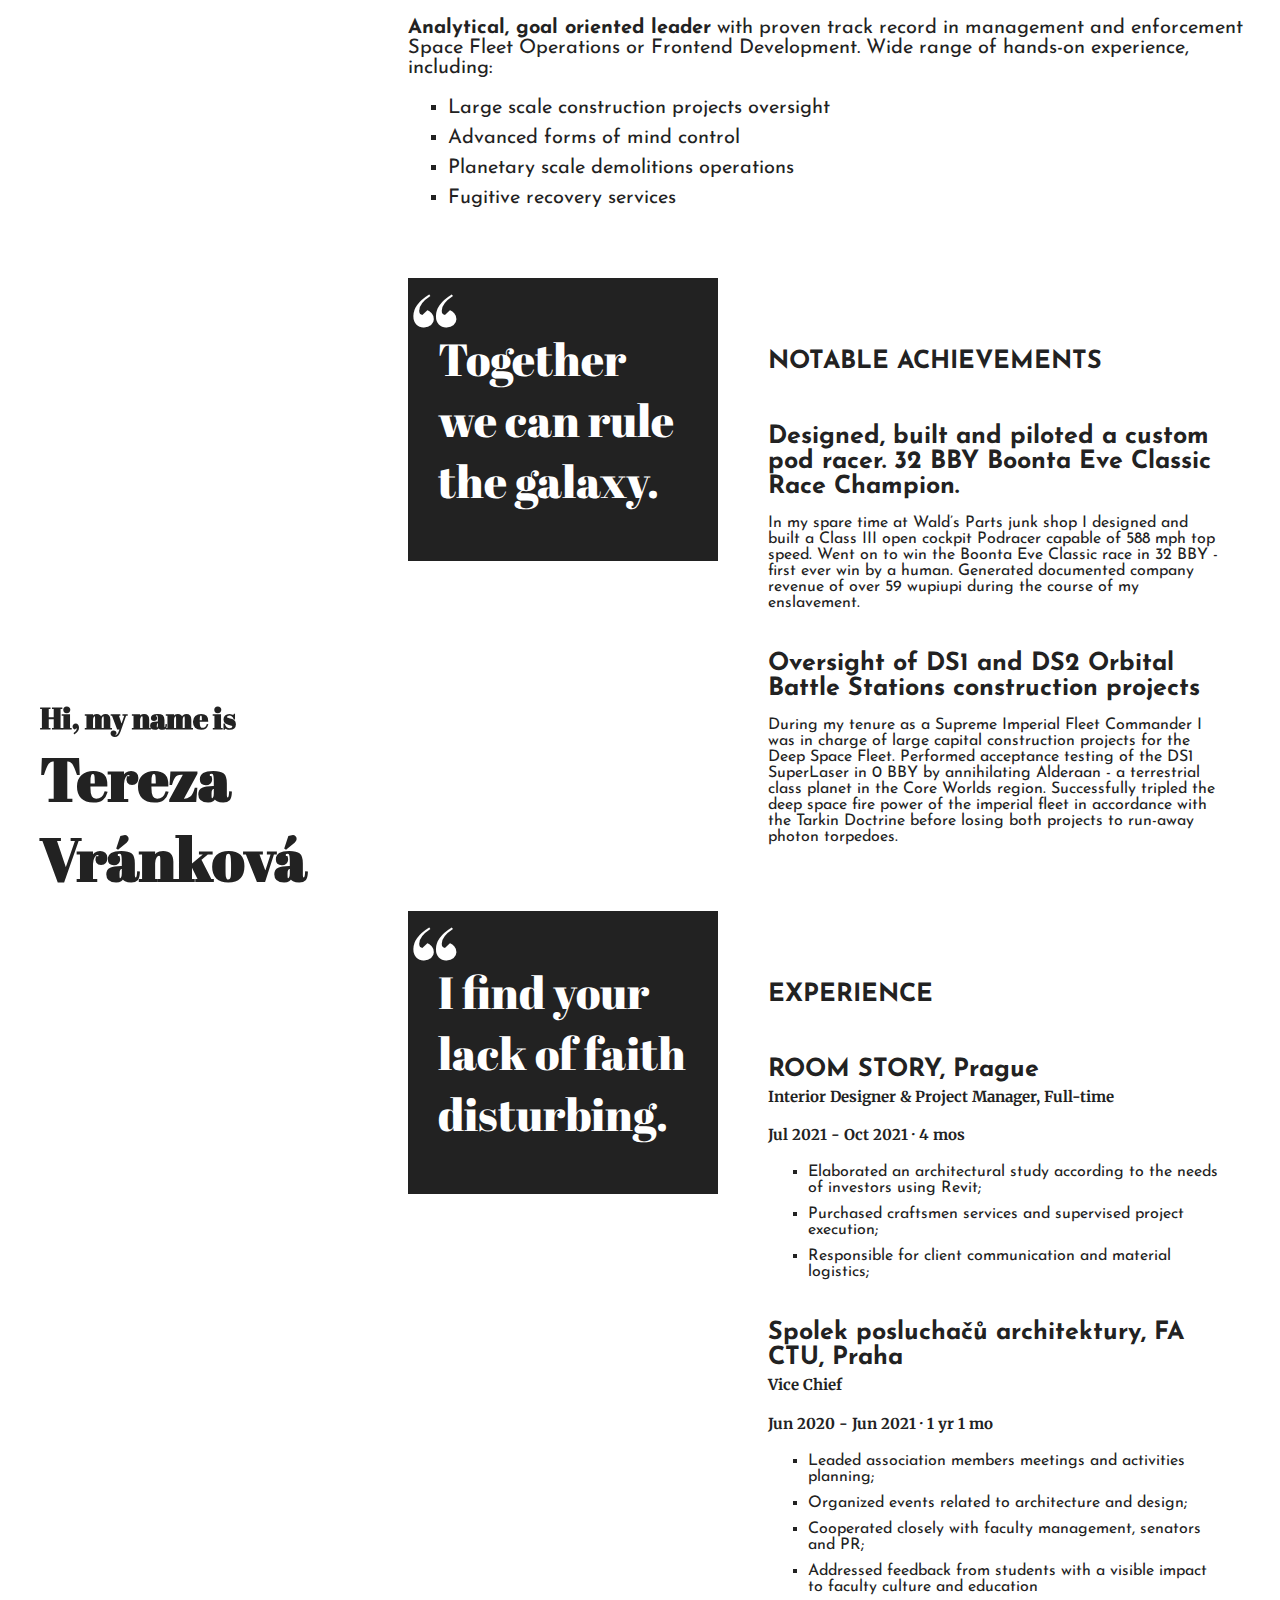
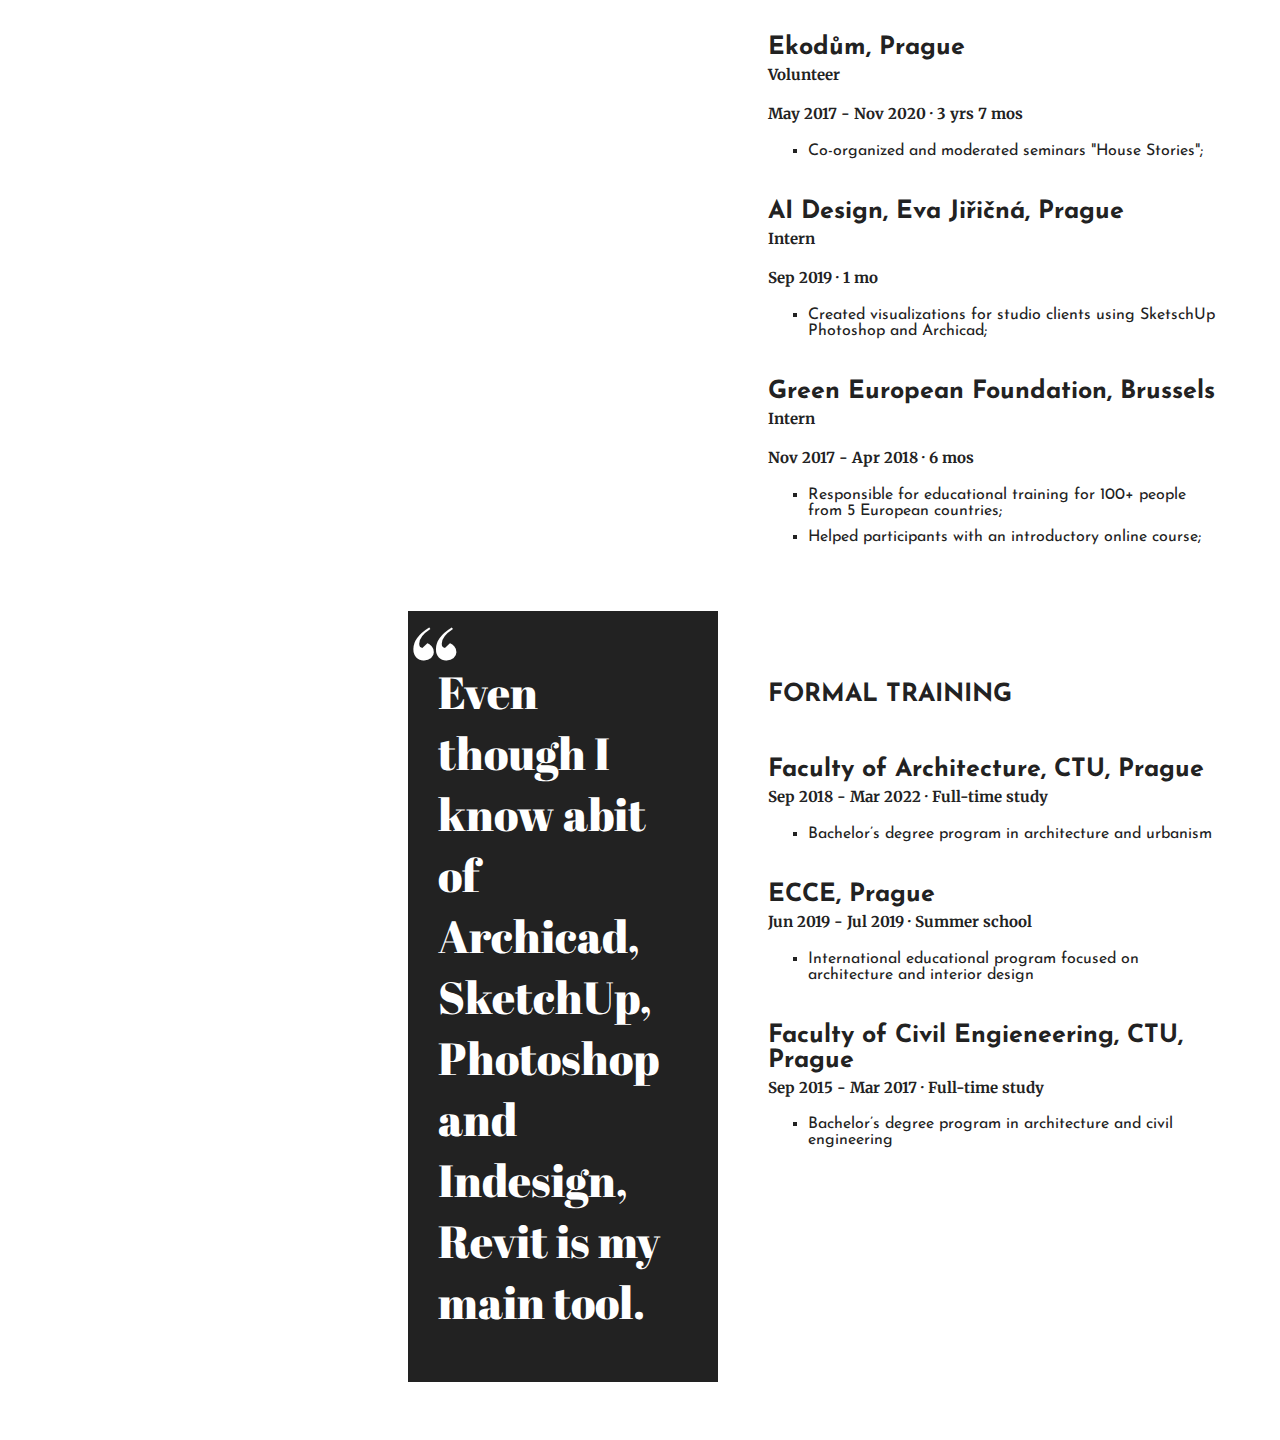
<file: BioTV.html>
<!DOCTYPE html>
<html lang="en" >
<head>
  <meta charset="UTF-8">
  <title>BioTV</title>
  <link rel="preconnect" href="https://fonts.googleapis.com">
<link rel="preconnect" href="https://fonts.gstatic.com" crossorigin>
<link href="https://fonts.googleapis.com/css2?family=Abril+Fatface&display=swap" rel="stylesheet">

<link rel="preconnect" href="https://fonts.googleapis.com">
<link rel="preconnect" href="https://fonts.gstatic.com" crossorigin>
<link href="https://fonts.googleapis.com/css2?family=Josefin+Sans&display=swap" rel="stylesheet">

<link rel="preconnect" href="https://fonts.googleapis.com">
<link rel="preconnect" href="https://fonts.gstatic.com" crossorigin>
<link href="https://fonts.googleapis.com/css2?family=Merriweather:ital@1&display=swap" rel="stylesheet"><link rel="stylesheet" href="./style.css">
<link rel="stylesheet" href="style.css">

</head>
<body>
<!-- partial:index.partial.html -->
<div>
  <header>
    <h1>Hi, my name is <b>Tereza Vránková</b></h1>
  </header>
  
</div> 

<div class="content">
  <summary>
     <b>Analytical, goal oriented leader</b> with proven track record in management and enforcement Space Fleet Operations or Frontend Development. Wide range of hands-on experience, including:
      <ul>
        <li>
          Large scale construction projects oversight
        </li>
        <li>
          Advanced forms of mind control
        </li>
        <li>
          Planetary scale demolitions operations
        </li>
        <li>
          Fugitive recovery services
        </li>
      </ul>
    </summary>
</div>

<div class="content">   
    <blockquote cite="https://myfirstapp-syllabus.greenfox.academy/week01/assets/cv.md">
      Together we can rule the galaxy.
    </blockquote>
    
    <article> 
      <h2>Notable achievements</h2>
      <h3>
        Designed, built and piloted a custom pod racer. 32 BBY Boonta Eve Classic Race Champion.
      </h3>
      <p>
        In my spare time at Wald’s Parts junk shop I designed and built a Class III open cockpit Podracer capable of 588 mph top speed. Went on to win the Boonta Eve Classic race in 32 BBY - first ever win by a human. Generated documented company revenue of over 59 wupiupi during the course of my enslavement.
      </p>
 
      <h3>
        Oversight of DS1 and DS2 Orbital Battle Stations construction projects
      </h3>
      <p>
        During my tenure as a Supreme Imperial Fleet Commander I was in charge of large capital construction projects for the Deep Space Fleet. Performed acceptance testing of the DS1 SuperLaser in 0 BBY by annihilating Alderaan - a terrestrial class planet in the Core Worlds region. Successfully tripled the deep space fire power of the imperial fleet in accordance with the Tarkin Doctrine before losing both projects to run-away photon torpedoes.
      </p>
    </article> 
</div>
   
<div class="content">
    <blockquote cite="https://myfirstapp-syllabus.greenfox.academy/week01/assets/cv.md">
I find your lack of faith disturbing.
    </blockquote>
    
    <article> 
      <h2>Experience</h2>
      <h3>ROOM STORY, Prague</h3>
      <h4>Interior Designer & Project Manager, Full-time</h4>
      <h4>Jul 2021 - Oct 2021 · 4 mos</h4>
        <ul>
          <li>Elaborated an architectural study according to the needs of investors using Revit;</li>
          <li>Purchased craftsmen services and supervised project execution;</li>
          <li>Responsible for client communication and material logistics;</li>
        </ul>

      <h3>Spolek posluchačů architektury, FA CTU, Praha</h3>
      <h4>Vice Chief</h4>
      <h4>Jun 2020 - Jun 2021 · 1 yr 1 mo</h4>
        <ul>
          <li>Leaded association members meetings and activities planning;</li>
          <li>Organized events related to architecture and design;</li>
          <li>Cooperated closely with faculty management, senators and PR;</li>
          <li>Addressed feedback from students with a visible impact to faculty culture and education</li>
        </ul>
      
      <h3>Ekodům, Prague</h3>
      <h4>Volunteer</h4>
      <h4>May 2017 - Nov 2020 · 3 yrs 7 mos</h4>
        <ul>
          <li>Co-organized and moderated seminars "House Stories";</li>
        </ul>
      
      <h3>AI Design, Eva Jiřičná, Prague</h3>
      <h4>Intern</h4>
      <h4>Sep 2019 · 1 mo</h4>
        <ul>
          <li>Created visualizations for studio clients using SketschUp Photoshop and Archicad;</li>
        </ul>
      
      <h3>Green European Foundation, Brussels</h3>
      <h4>Intern</h4>
      <h4>Nov 2017 - Apr 2018 · 6 mos</h4>
        <ul>
          <li>Responsible for educational training for 100+ people from 5 European countries;</li>
          <li>Helped participants with an introductory online course;</li>
        </ul>
    </article> 
 </div>
   
<div class="content">
    <blockquote cite="https://myfirstapp-syllabus.greenfox.academy/week01/assets/cv.md">
Even though I know abit of Archicad, SketchUp, Photoshop and Indesign, Revit is my main tool.</blockquote>
    
    <article> 
      <h2>Formal training</h2>
      <h3>Faculty of Architecture, CTU, Prague</h3>
      <h4>Sep 2018 - Mar 2022 · Full-time study</h4>
        <ul>
          <li>Bachelor’s degree program in architecture and urbanism</li>
        </ul>
      
      <h3>ECCE, Prague</h3>
      <h4>Jun 2019 - Jul 2019 · Summer school</h4>
        <ul>
          <li>International educational program focused on architecture and interior design</li>
        </ul>

      <h3>Faculty of Civil Engieneering, CTU, Prague</h3>
      <h4>Sep 2015 - Mar 2017 · Full-time study</h4>
        <ul>
          <li>Bachelor’s degree program in architecture and civil engineering</li>
        </ul>
      
    </article> 
</div>
<!-- partial -->
  <script src="scripts.js"></script>
  <script src="https://ajax.googleapis.com/ajax/libs/jquery/3.4.1/jquery.min.js"></script>
</body>
</html>
</file>
<file: style.css>
header {
  padding: 10px 30px;
  background-image: url("https://i.pinimg.com/564x/19/f4/d5/19f4d572f33055d48a2e8f66456267b9.jpg");
  
  height: 100%;
/*   top: 10px;
  bottom: 0; */
  background-size: 350px, cover;
  background-position-x: 50%;
  background-repeat: no-repeat;
  position: fixed;
  left: 10px;
  width: 300px;
}

h1 {
  position: absolute;
  bottom: 10px;
  font-family: 'Abril Fatface', cursive;
  font-size: 30px;
  color: #222;
  margin-top: 65%;
}

h1 b {
  font-size: 60px;
  display: block;
}

.content {
  margin-left: 400px;
}

blockquote {
  background-color: #222;
  width: 25%;
  min-width: 250px;
  color: white;
  font-family: 'Abril Fatface', cursive;
  font-size: 45px;
  padding: 50px 30px;
  margin: 50px 0;
  position: relative;
  flex-shrink: 0;
  align-self: flex-start;
}

blockquote::before {
  content: '“';
  font-size: 120px;
  text-align: left;
  left: 0;
  top: -20px;
  position: absolute;
}

body {
  font-family: 'Josefin Sans', sans-serif;
  color: #222;
}

/* main {
  max-width: 800px;
  margin-left: auto;
  margin-right: auto;
  margin-top: 30px;
  display: block;
  align: center;
} */

summary {
  font-size: 20px;
  margin: 10px 0 0;
}

article {
  margin: 100px 50px 0;
}

ul {
 list-style-type: square; 
}

li {
  margin-bottom: 10px;
}

h2 {
  font-family: 'Josefin Sans', sans-serif;
  color: #222;
  text-transform: uppercase;
  font-size: 25px;
  margin-bottom: 50px;
}

h3 {
  font-family: 'Josefin Sans', sans-serif;
  color: #222;
  font-size: 25px;
  margin: 40px 0 0;
}

h4 {
  font-family: 'Merriweather', serif;
  font-size: 15px;
  margin-top: 5px;
}

div {
  display: flex;
}
</file>
